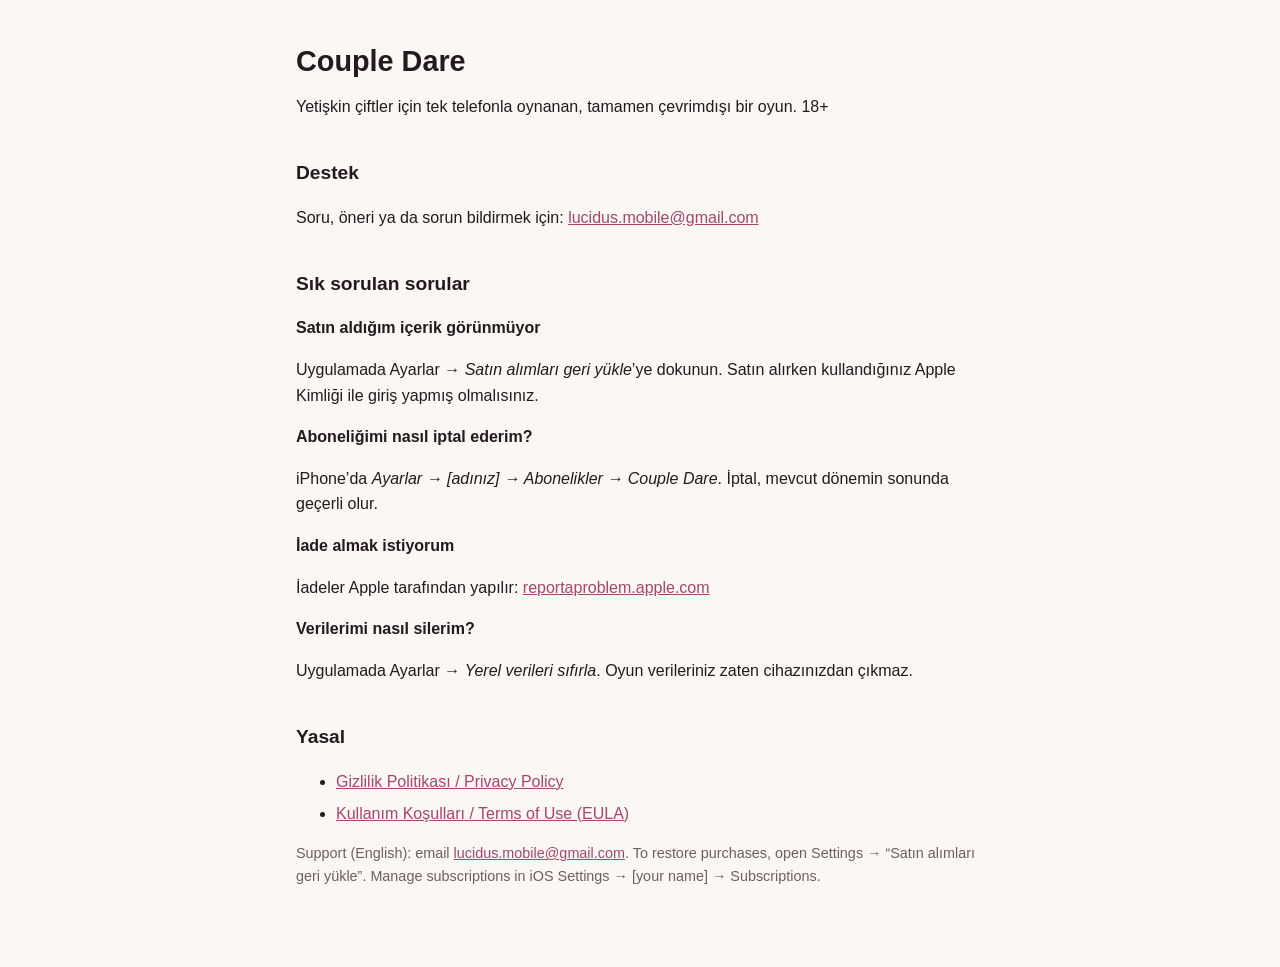
<file: index.html>
<!doctype html>
<html lang="tr">
<head>
<meta charset="utf-8">
<meta name="viewport" content="width=device-width, initial-scale=1">
<title>Couple Dare – Destek</title>
<link rel="stylesheet" href="style.css">
</head>
<body>
<main>
<h1>Couple Dare</h1>
<p>Yetişkin çiftler için tek telefonla oynanan, tamamen çevrimdışı bir oyun. 18+</p>

<h2>Destek</h2>
<p>Soru, öneri ya da sorun bildirmek için: <a href="mailto:lucidus.mobile@gmail.com">lucidus.mobile@gmail.com</a></p>

<h2>Sık sorulan sorular</h2>
<h3>Satın aldığım içerik görünmüyor</h3>
<p>Uygulamada Ayarlar → <em>Satın alımları geri yükle</em>’ye dokunun. Satın alırken kullandığınız Apple Kimliği ile giriş yapmış olmalısınız.</p>
<h3>Aboneliğimi nasıl iptal ederim?</h3>
<p>iPhone’da <em>Ayarlar → [adınız] → Abonelikler → Couple Dare</em>. İptal, mevcut dönemin sonunda geçerli olur.</p>
<h3>İade almak istiyorum</h3>
<p>İadeler Apple tarafından yapılır: <a href="https://reportaproblem.apple.com">reportaproblem.apple.com</a></p>
<h3>Verilerimi nasıl silerim?</h3>
<p>Uygulamada Ayarlar → <em>Yerel verileri sıfırla</em>. Oyun verileriniz zaten cihazınızdan çıkmaz.</p>

<h2>Yasal</h2>
<ul>
  <li><a href="privacy.html">Gizlilik Politikası / Privacy Policy</a></li>
  <li><a href="terms.html">Kullanım Koşulları / Terms of Use (EULA)</a></li>
</ul>

<p lang="en" class="meta">Support (English): email <a href="mailto:lucidus.mobile@gmail.com">lucidus.mobile@gmail.com</a>. To restore purchases, open Settings → “Satın alımları geri yükle”. Manage subscriptions in iOS Settings → [your name] → Subscriptions.</p>
</main>
</body>
</html>
</file>
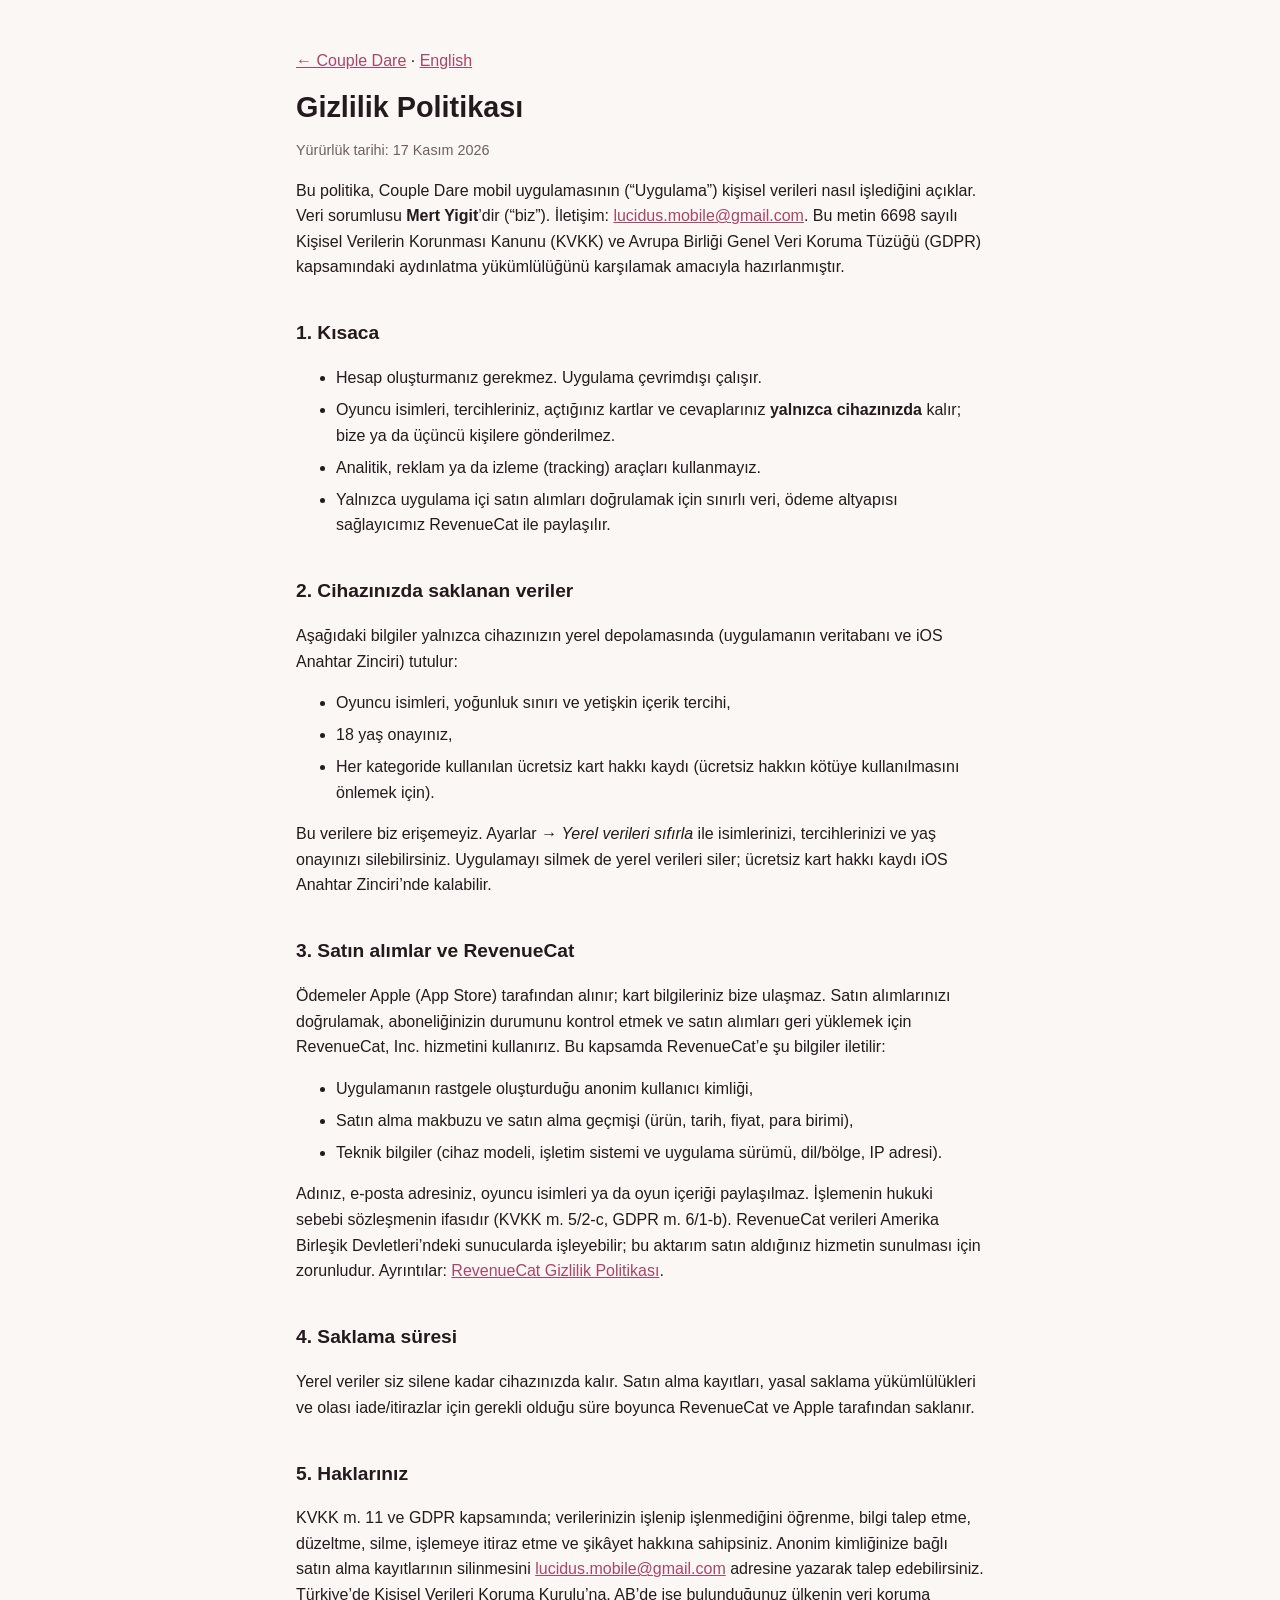
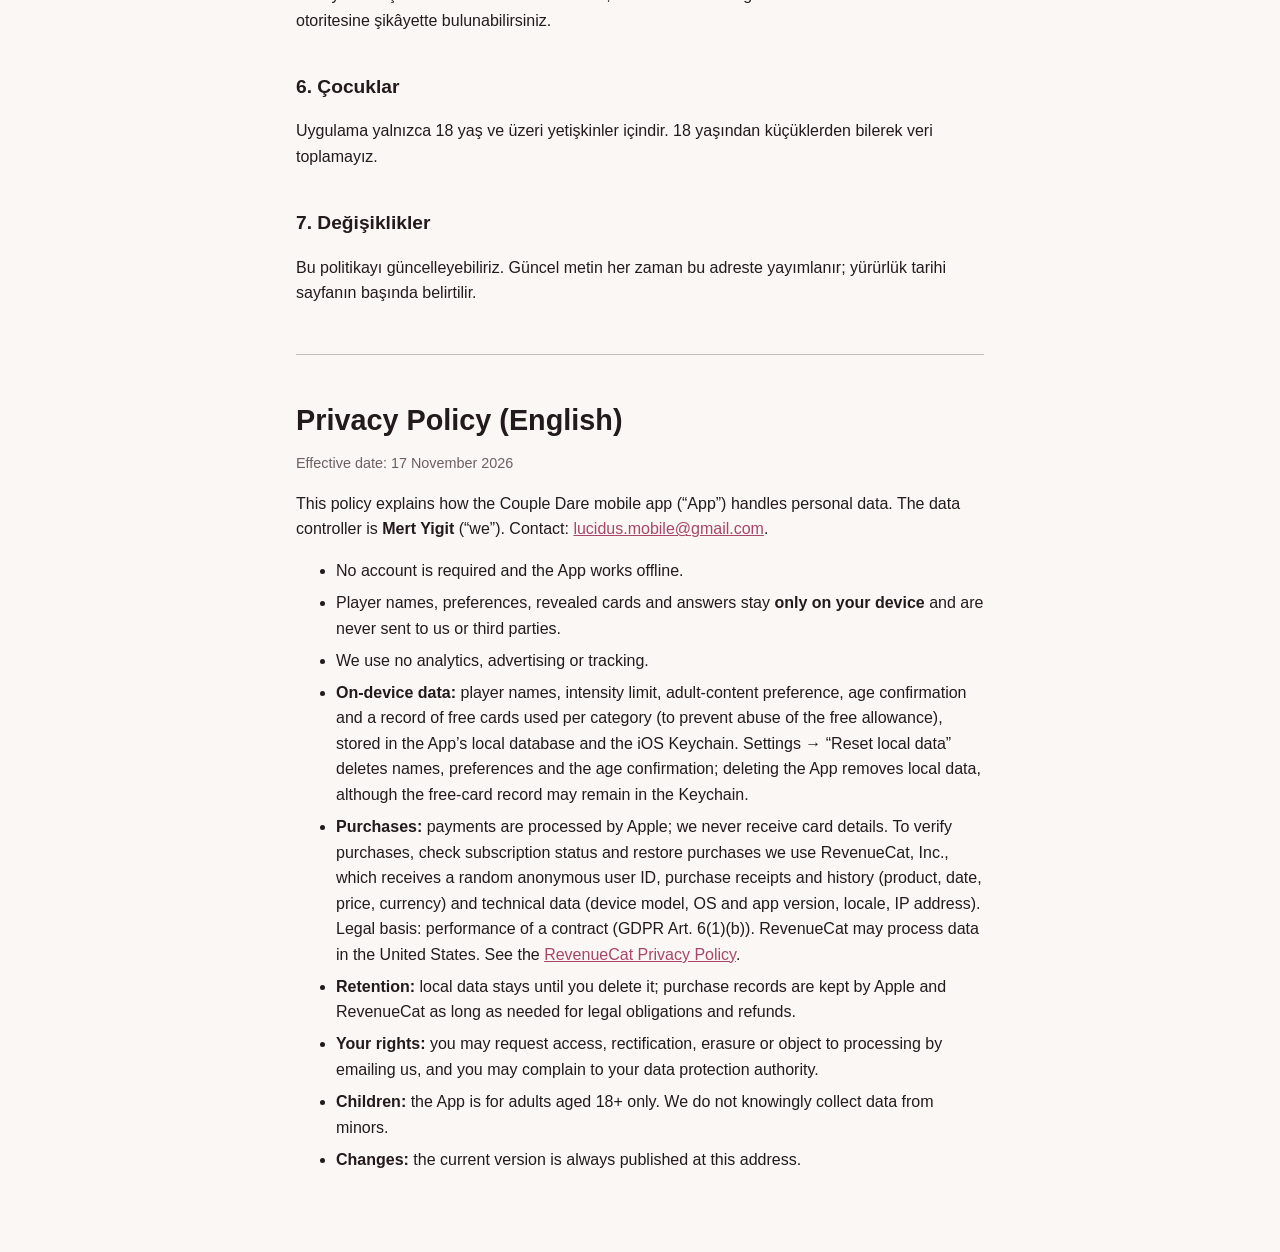
<file: privacy.html>
<!doctype html>
<html lang="tr">
<head>
<meta charset="utf-8">
<meta name="viewport" content="width=device-width, initial-scale=1">
<title>Couple Dare – Gizlilik Politikası</title>
<link rel="stylesheet" href="style.css">
</head>
<body>
<main>
<p><a href="./">← Couple Dare</a> · <a href="#en">English</a></p>
<h1>Gizlilik Politikası</h1>
<p class="meta">Yürürlük tarihi: 17 Kasım 2026</p>

<p>Bu politika, Couple Dare mobil uygulamasının (“Uygulama”) kişisel verileri nasıl işlediğini açıklar. Veri sorumlusu
<strong>Mert Yigit</strong>’dir (“biz”). İletişim: <a href="mailto:lucidus.mobile@gmail.com">lucidus.mobile@gmail.com</a>.
Bu metin 6698 sayılı Kişisel Verilerin Korunması Kanunu (KVKK) ve Avrupa Birliği Genel Veri Koruma Tüzüğü (GDPR)
kapsamındaki aydınlatma yükümlülüğünü karşılamak amacıyla hazırlanmıştır.</p>

<h2>1. Kısaca</h2>
<ul>
  <li>Hesap oluşturmanız gerekmez. Uygulama çevrimdışı çalışır.</li>
  <li>Oyuncu isimleri, tercihleriniz, açtığınız kartlar ve cevaplarınız <strong>yalnızca cihazınızda</strong> kalır; bize ya da üçüncü kişilere gönderilmez.</li>
  <li>Analitik, reklam ya da izleme (tracking) araçları kullanmayız.</li>
  <li>Yalnızca uygulama içi satın alımları doğrulamak için sınırlı veri, ödeme altyapısı sağlayıcımız RevenueCat ile paylaşılır.</li>
</ul>

<h2>2. Cihazınızda saklanan veriler</h2>
<p>Aşağıdaki bilgiler yalnızca cihazınızın yerel depolamasında (uygulamanın veritabanı ve iOS Anahtar Zinciri) tutulur:</p>
<ul>
  <li>Oyuncu isimleri, yoğunluk sınırı ve yetişkin içerik tercihi,</li>
  <li>18 yaş onayınız,</li>
  <li>Her kategoride kullanılan ücretsiz kart hakkı kaydı (ücretsiz hakkın kötüye kullanılmasını önlemek için).</li>
</ul>
<p>Bu verilere biz erişemeyiz. Ayarlar → <em>Yerel verileri sıfırla</em> ile isimlerinizi, tercihlerinizi ve yaş onayınızı
silebilirsiniz. Uygulamayı silmek de yerel verileri siler; ücretsiz kart hakkı kaydı iOS Anahtar Zinciri’nde kalabilir.</p>

<h2>3. Satın alımlar ve RevenueCat</h2>
<p>Ödemeler Apple (App Store) tarafından alınır; kart bilgileriniz bize ulaşmaz. Satın alımlarınızı doğrulamak, aboneliğinizin
durumunu kontrol etmek ve satın alımları geri yüklemek için RevenueCat, Inc. hizmetini kullanırız. Bu kapsamda RevenueCat’e
şu bilgiler iletilir:</p>
<ul>
  <li>Uygulamanın rastgele oluşturduğu anonim kullanıcı kimliği,</li>
  <li>Satın alma makbuzu ve satın alma geçmişi (ürün, tarih, fiyat, para birimi),</li>
  <li>Teknik bilgiler (cihaz modeli, işletim sistemi ve uygulama sürümü, dil/bölge, IP adresi).</li>
</ul>
<p>Adınız, e-posta adresiniz, oyuncu isimleri ya da oyun içeriği paylaşılmaz. İşlemenin hukuki sebebi sözleşmenin ifasıdır
(KVKK m. 5/2-c, GDPR m. 6/1-b). RevenueCat verileri Amerika Birleşik Devletleri’ndeki sunucularda işleyebilir; bu aktarım
satın aldığınız hizmetin sunulması için zorunludur. Ayrıntılar: <a href="https://www.revenuecat.com/privacy">RevenueCat Gizlilik Politikası</a>.</p>

<h2>4. Saklama süresi</h2>
<p>Yerel veriler siz silene kadar cihazınızda kalır. Satın alma kayıtları, yasal saklama yükümlülükleri ve olası iade/itirazlar
için gerekli olduğu süre boyunca RevenueCat ve Apple tarafından saklanır.</p>

<h2>5. Haklarınız</h2>
<p>KVKK m. 11 ve GDPR kapsamında; verilerinizin işlenip işlenmediğini öğrenme, bilgi talep etme, düzeltme, silme, işlemeye
itiraz etme ve şikâyet hakkına sahipsiniz. Anonim kimliğinize bağlı satın alma kayıtlarının silinmesini
<a href="mailto:lucidus.mobile@gmail.com">lucidus.mobile@gmail.com</a> adresine yazarak talep edebilirsiniz. Türkiye’de Kişisel Verileri Koruma
Kurulu’na, AB’de ise bulunduğunuz ülkenin veri koruma otoritesine şikâyette bulunabilirsiniz.</p>

<h2>6. Çocuklar</h2>
<p>Uygulama yalnızca 18 yaş ve üzeri yetişkinler içindir. 18 yaşından küçüklerden bilerek veri toplamayız.</p>

<h2>7. Değişiklikler</h2>
<p>Bu politikayı güncelleyebiliriz. Güncel metin her zaman bu adreste yayımlanır; yürürlük tarihi sayfanın başında belirtilir.</p>

<hr>

<section id="en" lang="en">
<h1>Privacy Policy (English)</h1>
<p class="meta">Effective date: 17 November 2026</p>
<p>This policy explains how the Couple Dare mobile app (“App”) handles personal data. The data controller is
<strong>Mert Yigit</strong> (“we”). Contact: <a href="mailto:lucidus.mobile@gmail.com">lucidus.mobile@gmail.com</a>.</p>
<ul>
  <li>No account is required and the App works offline.</li>
  <li>Player names, preferences, revealed cards and answers stay <strong>only on your device</strong> and are never sent to us or third parties.</li>
  <li>We use no analytics, advertising or tracking.</li>
  <li><strong>On-device data:</strong> player names, intensity limit, adult-content preference, age confirmation and a record of free cards used per category (to prevent abuse of the free allowance), stored in the App’s local database and the iOS Keychain. Settings → “Reset local data” deletes names, preferences and the age confirmation; deleting the App removes local data, although the free-card record may remain in the Keychain.</li>
  <li><strong>Purchases:</strong> payments are processed by Apple; we never receive card details. To verify purchases, check subscription status and restore purchases we use RevenueCat, Inc., which receives a random anonymous user ID, purchase receipts and history (product, date, price, currency) and technical data (device model, OS and app version, locale, IP address). Legal basis: performance of a contract (GDPR Art. 6(1)(b)). RevenueCat may process data in the United States. See the <a href="https://www.revenuecat.com/privacy">RevenueCat Privacy Policy</a>.</li>
  <li><strong>Retention:</strong> local data stays until you delete it; purchase records are kept by Apple and RevenueCat as long as needed for legal obligations and refunds.</li>
  <li><strong>Your rights:</strong> you may request access, rectification, erasure or object to processing by emailing us, and you may complain to your data protection authority.</li>
  <li><strong>Children:</strong> the App is for adults aged 18+ only. We do not knowingly collect data from minors.</li>
  <li><strong>Changes:</strong> the current version is always published at this address.</li>
</ul>
</section>
</main>
</body>
</html>
</file>
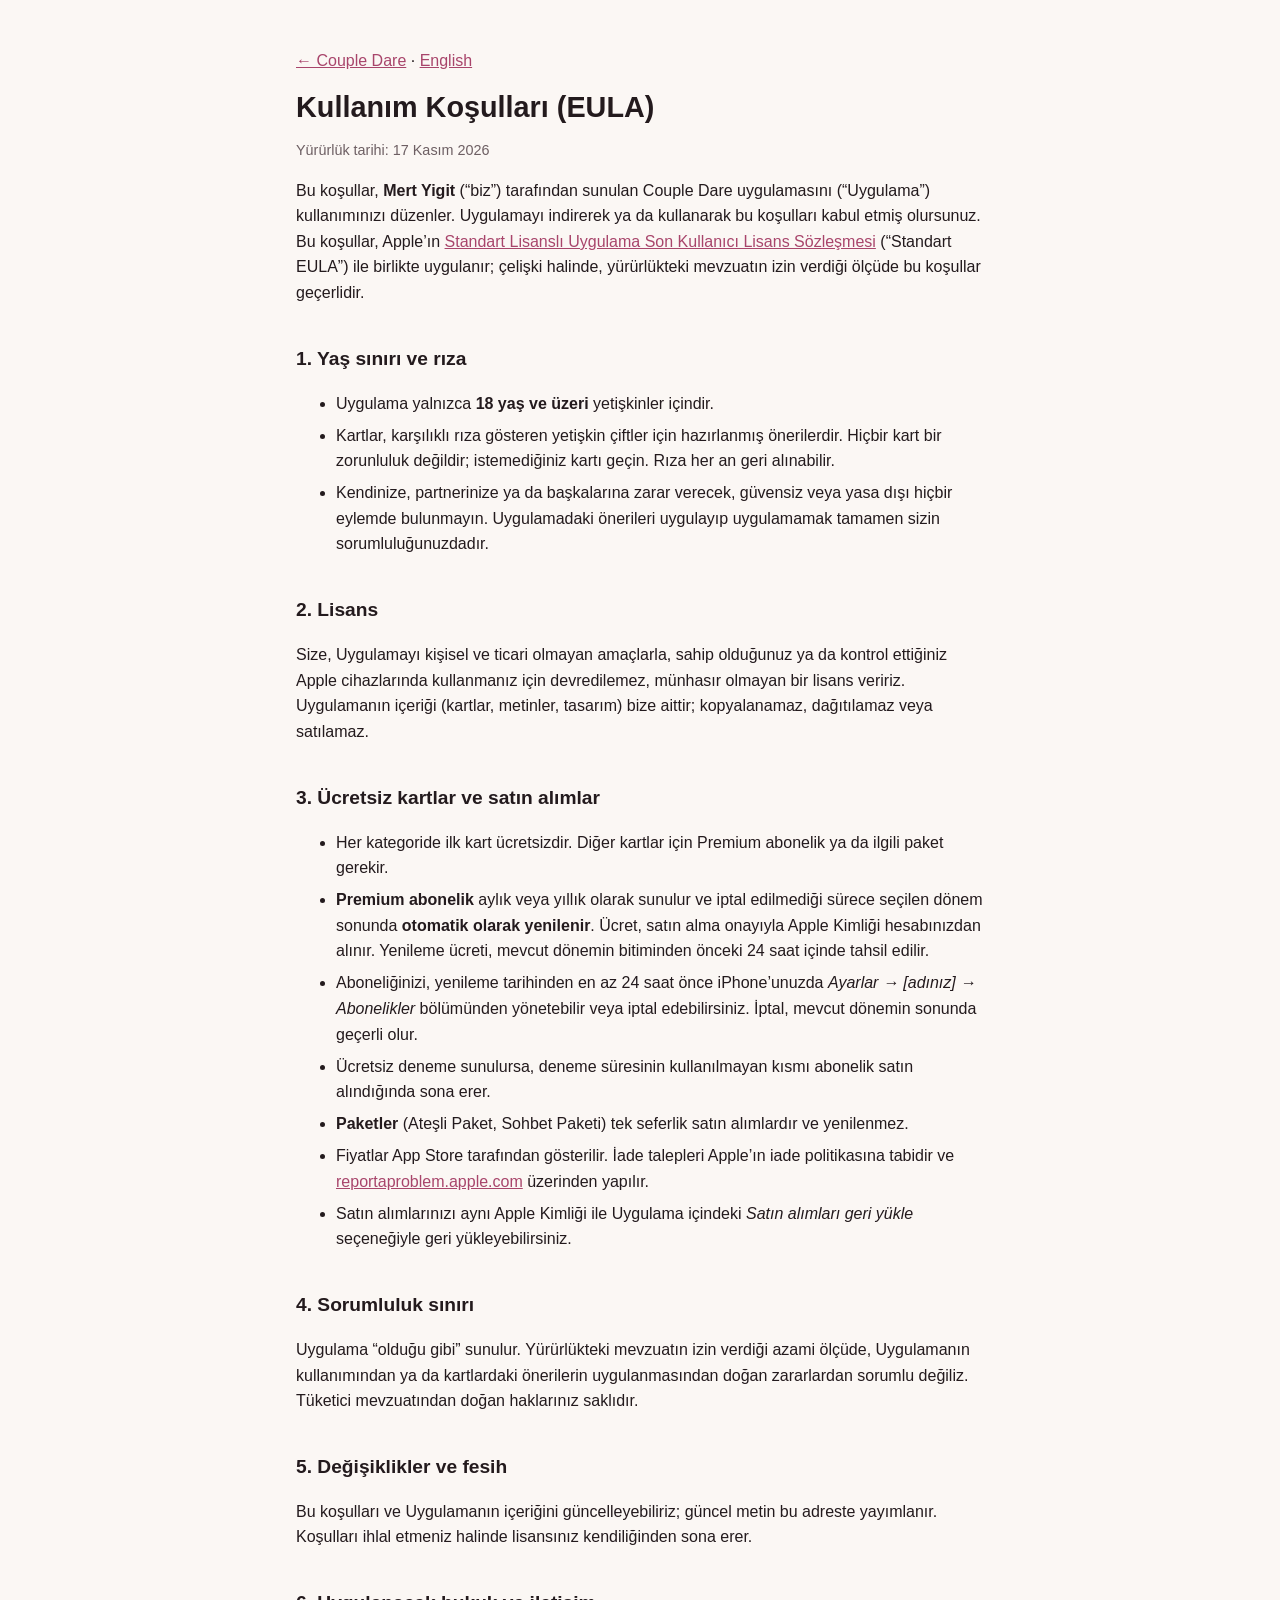
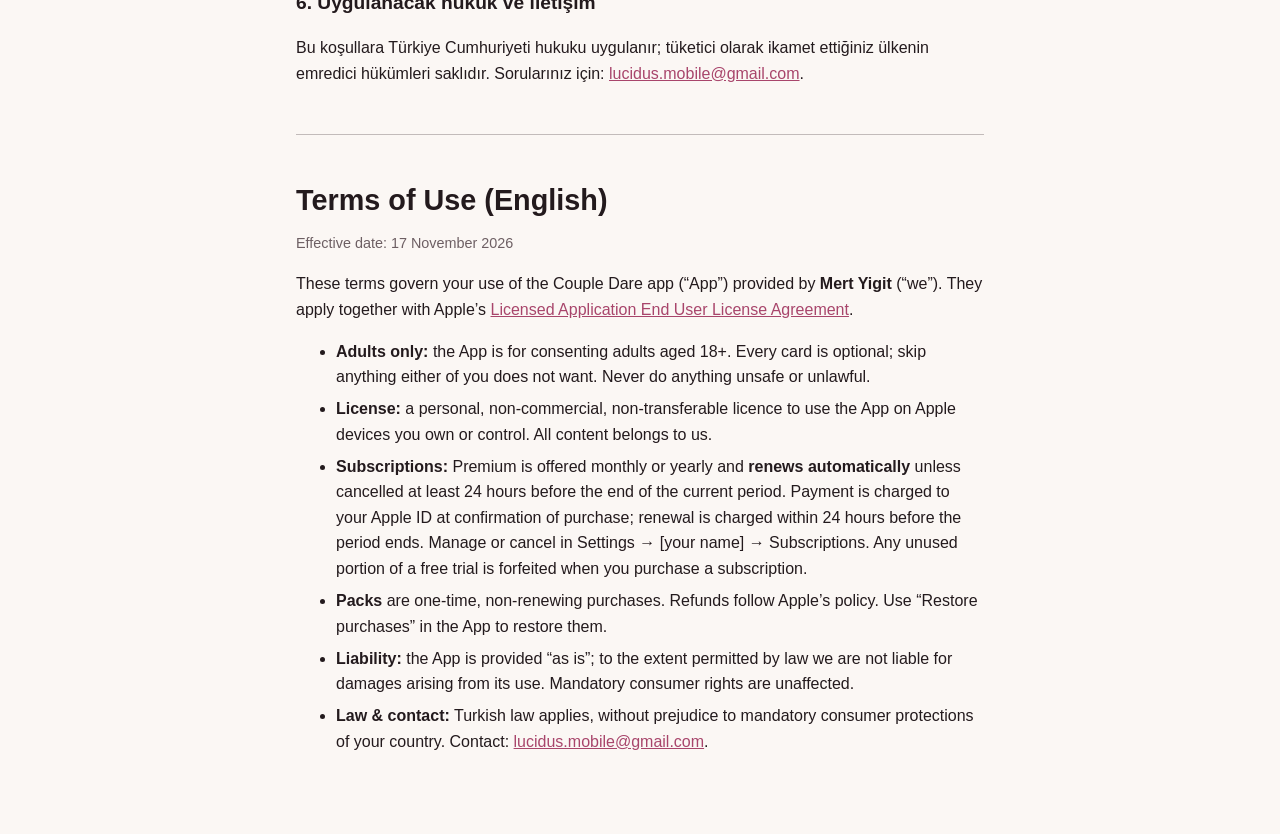
<file: terms.html>
<!doctype html>
<html lang="tr">
<head>
<meta charset="utf-8">
<meta name="viewport" content="width=device-width, initial-scale=1">
<title>Couple Dare – Kullanım Koşulları</title>
<link rel="stylesheet" href="style.css">
</head>
<body>
<main>
<p><a href="./">← Couple Dare</a> · <a href="#en">English</a></p>
<h1>Kullanım Koşulları (EULA)</h1>
<p class="meta">Yürürlük tarihi: 17 Kasım 2026</p>

<p>Bu koşullar, <strong>Mert Yigit</strong> (“biz”) tarafından sunulan Couple Dare uygulamasını (“Uygulama”) kullanımınızı
düzenler. Uygulamayı indirerek ya da kullanarak bu koşulları kabul etmiş olursunuz. Bu koşullar, Apple’ın
<a href="https://www.apple.com/legal/internet-services/itunes/dev/stdeula/">Standart Lisanslı Uygulama Son Kullanıcı Lisans Sözleşmesi</a>
(“Standart EULA”) ile birlikte uygulanır; çelişki halinde, yürürlükteki mevzuatın izin verdiği ölçüde bu koşullar geçerlidir.</p>

<h2>1. Yaş sınırı ve rıza</h2>
<ul>
  <li>Uygulama yalnızca <strong>18 yaş ve üzeri</strong> yetişkinler içindir.</li>
  <li>Kartlar, karşılıklı rıza gösteren yetişkin çiftler için hazırlanmış önerilerdir. Hiçbir kart bir zorunluluk değildir;
  istemediğiniz kartı geçin. Rıza her an geri alınabilir.</li>
  <li>Kendinize, partnerinize ya da başkalarına zarar verecek, güvensiz veya yasa dışı hiçbir eylemde bulunmayın. Uygulamadaki
  önerileri uygulayıp uygulamamak tamamen sizin sorumluluğunuzdadır.</li>
</ul>

<h2>2. Lisans</h2>
<p>Size, Uygulamayı kişisel ve ticari olmayan amaçlarla, sahip olduğunuz ya da kontrol ettiğiniz Apple cihazlarında kullanmanız
için devredilemez, münhasır olmayan bir lisans veririz. Uygulamanın içeriği (kartlar, metinler, tasarım) bize aittir;
kopyalanamaz, dağıtılamaz veya satılamaz.</p>

<h2>3. Ücretsiz kartlar ve satın alımlar</h2>
<ul>
  <li>Her kategoride ilk kart ücretsizdir. Diğer kartlar için Premium abonelik ya da ilgili paket gerekir.</li>
  <li><strong>Premium abonelik</strong> aylık veya yıllık olarak sunulur ve iptal edilmediği sürece seçilen dönem sonunda
  <strong>otomatik olarak yenilenir</strong>. Ücret, satın alma onayıyla Apple Kimliği hesabınızdan alınır. Yenileme ücreti,
  mevcut dönemin bitiminden önceki 24 saat içinde tahsil edilir.</li>
  <li>Aboneliğinizi, yenileme tarihinden en az 24 saat önce iPhone’unuzda <em>Ayarlar → [adınız] → Abonelikler</em> bölümünden
  yönetebilir veya iptal edebilirsiniz. İptal, mevcut dönemin sonunda geçerli olur.</li>
  <li>Ücretsiz deneme sunulursa, deneme süresinin kullanılmayan kısmı abonelik satın alındığında sona erer.</li>
  <li><strong>Paketler</strong> (Ateşli Paket, Sohbet Paketi) tek seferlik satın alımlardır ve yenilenmez.</li>
  <li>Fiyatlar App Store tarafından gösterilir. İade talepleri Apple’ın iade politikasına tabidir ve
  <a href="https://reportaproblem.apple.com">reportaproblem.apple.com</a> üzerinden yapılır.</li>
  <li>Satın alımlarınızı aynı Apple Kimliği ile Uygulama içindeki <em>Satın alımları geri yükle</em> seçeneğiyle geri yükleyebilirsiniz.</li>
</ul>

<h2>4. Sorumluluk sınırı</h2>
<p>Uygulama “olduğu gibi” sunulur. Yürürlükteki mevzuatın izin verdiği azami ölçüde, Uygulamanın kullanımından ya da
kartlardaki önerilerin uygulanmasından doğan zararlardan sorumlu değiliz. Tüketici mevzuatından doğan haklarınız saklıdır.</p>

<h2>5. Değişiklikler ve fesih</h2>
<p>Bu koşulları ve Uygulamanın içeriğini güncelleyebiliriz; güncel metin bu adreste yayımlanır. Koşulları ihlal etmeniz halinde
lisansınız kendiliğinden sona erer.</p>

<h2>6. Uygulanacak hukuk ve iletişim</h2>
<p>Bu koşullara Türkiye Cumhuriyeti hukuku uygulanır; tüketici olarak ikamet ettiğiniz ülkenin emredici hükümleri saklıdır.
Sorularınız için: <a href="mailto:lucidus.mobile@gmail.com">lucidus.mobile@gmail.com</a>.</p>

<hr>

<section id="en" lang="en">
<h1>Terms of Use (English)</h1>
<p class="meta">Effective date: 17 November 2026</p>
<p>These terms govern your use of the Couple Dare app (“App”) provided by <strong>Mert Yigit</strong> (“we”). They apply together
with Apple’s <a href="https://www.apple.com/legal/internet-services/itunes/dev/stdeula/">Licensed Application End User License Agreement</a>.</p>
<ul>
  <li><strong>Adults only:</strong> the App is for consenting adults aged 18+. Every card is optional; skip anything either of you does not want. Never do anything unsafe or unlawful.</li>
  <li><strong>License:</strong> a personal, non-commercial, non-transferable licence to use the App on Apple devices you own or control. All content belongs to us.</li>
  <li><strong>Subscriptions:</strong> Premium is offered monthly or yearly and <strong>renews automatically</strong> unless cancelled at least 24 hours before the end of the current period. Payment is charged to your Apple ID at confirmation of purchase; renewal is charged within 24 hours before the period ends. Manage or cancel in Settings → [your name] → Subscriptions. Any unused portion of a free trial is forfeited when you purchase a subscription.</li>
  <li><strong>Packs</strong> are one-time, non-renewing purchases. Refunds follow Apple’s policy. Use “Restore purchases” in the App to restore them.</li>
  <li><strong>Liability:</strong> the App is provided “as is”; to the extent permitted by law we are not liable for damages arising from its use. Mandatory consumer rights are unaffected.</li>
  <li><strong>Law & contact:</strong> Turkish law applies, without prejudice to mandatory consumer protections of your country. Contact: <a href="mailto:lucidus.mobile@gmail.com">lucidus.mobile@gmail.com</a>.</li>
</ul>
</section>
</main>
</body>
</html>
</file>
<file: style.css>
:root { color-scheme: light dark; --bg: #fbf7f4; --fg: #231a1d; --dim: #6d5f63; --accent: #a8456b; }
@media (prefers-color-scheme: dark) { :root { --bg: #0a0608; --fg: #f3e9e2; --dim: #b3a5a0; --accent: #e08aa8; } }
* { box-sizing: border-box; }
body { margin: 0; background: var(--bg); color: var(--fg); font: 16px/1.6 -apple-system, BlinkMacSystemFont, "Segoe UI", Roboto, sans-serif; }
main { max-width: 720px; margin: 0 auto; padding: 32px 16px 64px; }
h1 { font-size: 1.8rem; line-height: 1.2; margin: 0.4em 0; }
h2 { font-size: 1.2rem; margin-top: 2em; }
h3 { font-size: 1rem; margin-bottom: 0.2em; }
a { color: var(--accent); }
.meta { color: var(--dim); font-size: 0.9rem; }
hr { border: 0; border-top: 1px solid color-mix(in srgb, var(--dim) 40%, transparent); margin: 48px 0; }
li { margin: 0.4em 0; }
</file>
